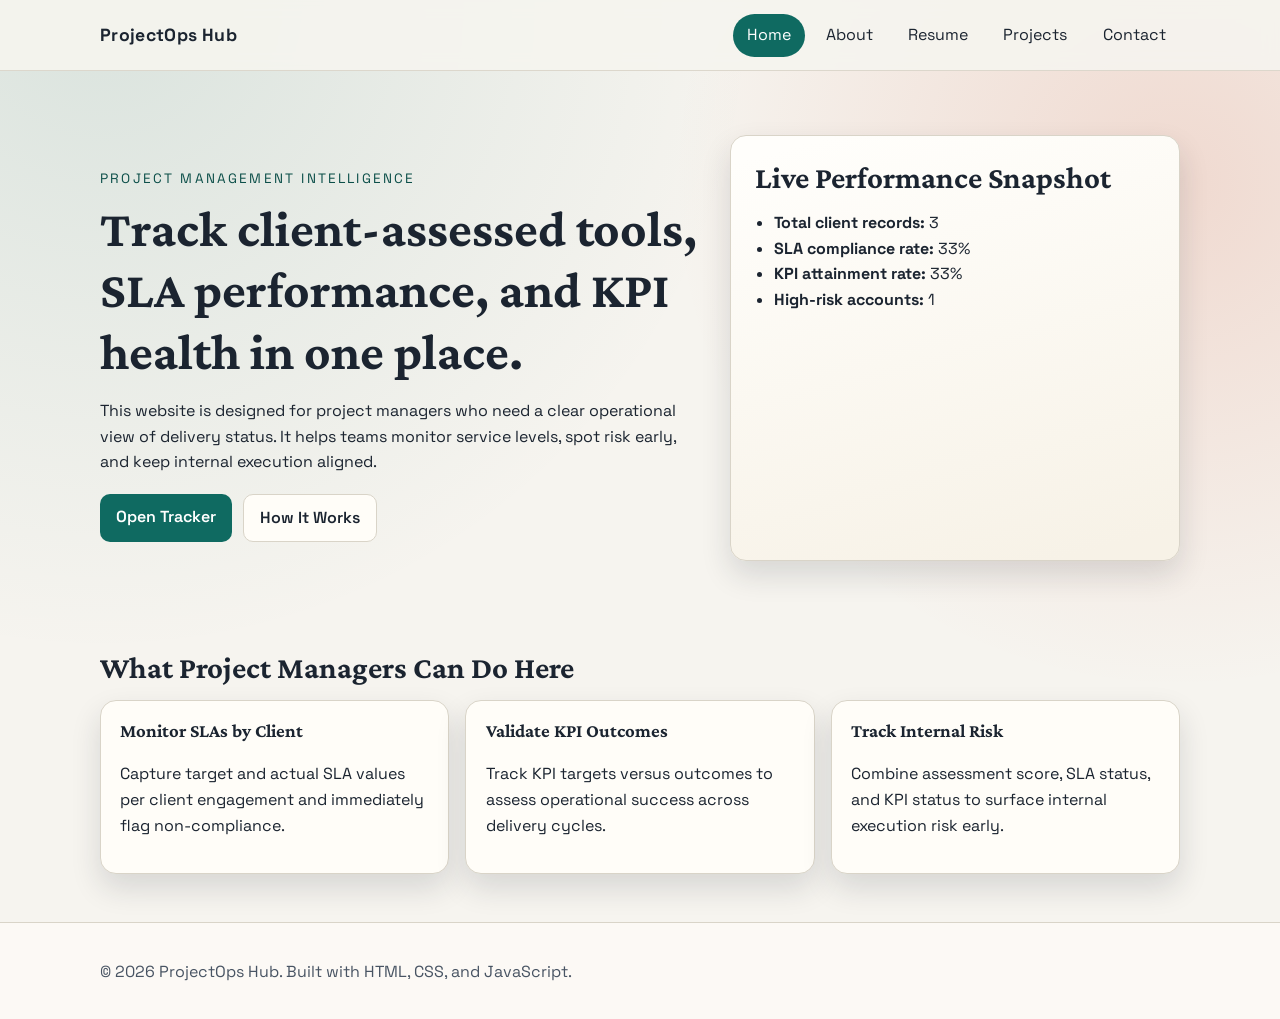
<file: index.html>
<!DOCTYPE html>
<html lang="en">
<head>
    <meta charset="UTF-8">
    <meta name="viewport" content="width=device-width, initial-scale=1.0">
    <title>ProjectOps Hub | Home</title>
    <meta name="description" content="Project management website for tracking client assessed tools, SLAs, KPIs, and internal delivery health.">
    <link rel="preconnect" href="https://fonts.googleapis.com">
    <link rel="preconnect" href="https://fonts.gstatic.com" crossorigin>
    <link href="https://fonts.googleapis.com/css2?family=Space+Grotesk:wght@400;500;700&family=Crimson+Pro:ital,wght@0,400;0,600;1,400&display=swap" rel="stylesheet">
    <link rel="stylesheet" href="styles.css">
</head>
<body>
    <a class="skip-link" href="#main-content">Skip to main content</a>
    <header class="site-header">
        <div class="container nav-wrap">
            <a class="brand" href="index.html">ProjectOps Hub</a>
            <button class="menu-toggle" type="button" aria-expanded="false" aria-controls="site-nav">Menu</button>
            <nav id="site-nav" class="site-nav" aria-label="Main navigation">
                <a class="active" href="index.html" aria-current="page">Home</a>
                <a href="about.html">About</a>
                <a href="resume.html">Resume</a>
                <a href="projects.html">Projects</a>
                <a href="contact.html">Contact</a>
            </nav>
        </div>
    </header>

    <main id="main-content">
        <section class="hero">
            <div class="container hero-grid">
                <div class="hero-copy">
                    <p class="eyebrow">Project Management Intelligence</p>
                    <h1>Track client-assessed tools, SLA performance, and KPI health in one place.</h1>
                    <p>
                        This website is designed for project managers who need a clear operational view of delivery status.
                        It helps teams monitor service levels, spot risk early, and keep internal execution aligned.
                    </p>
                    <div class="hero-actions">
                        <a class="btn btn-primary" href="projects.html">Open Tracker</a>
                        <a class="btn btn-secondary" href="about.html">How It Works</a>
                    </div>
                </div>
                <div class="hero-panel" role="img" aria-label="Live summary panel with SLA and KPI status">
                    <h2>Live Performance Snapshot</h2>
                    <ul>
                        <li><strong>Total client records:</strong> <span id="total-clients">0</span></li>
                        <li><strong>SLA compliance rate:</strong> <span id="sla-compliance">0%</span></li>
                        <li><strong>KPI attainment rate:</strong> <span id="kpi-attainment">0%</span></li>
                        <li><strong>High-risk accounts:</strong> <span id="high-risk">0</span></li>
                    </ul>
                </div>
            </div>
        </section>

        <section class="section">
            <div class="container">
                <h2>What Project Managers Can Do Here</h2>
                <div class="cards">
                    <article class="card">
                        <h3>Monitor SLAs by Client</h3>
                        <p>Capture target and actual SLA values per client engagement and immediately flag non-compliance.</p>
                    </article>
                    <article class="card">
                        <h3>Validate KPI Outcomes</h3>
                        <p>Track KPI targets versus outcomes to assess operational success across delivery cycles.</p>
                    </article>
                    <article class="card">
                        <h3>Track Internal Risk</h3>
                        <p>Combine assessment score, SLA status, and KPI status to surface internal execution risk early.</p>
                    </article>
                </div>
            </div>
        </section>
    </main>

    <footer class="site-footer">
        <div class="container">
            <p>© 2026 ProjectOps Hub. Built with HTML, CSS, and JavaScript.</p>
        </div>
    </footer>

    <script src="script.js"></script>
</body>
</html>
</file>
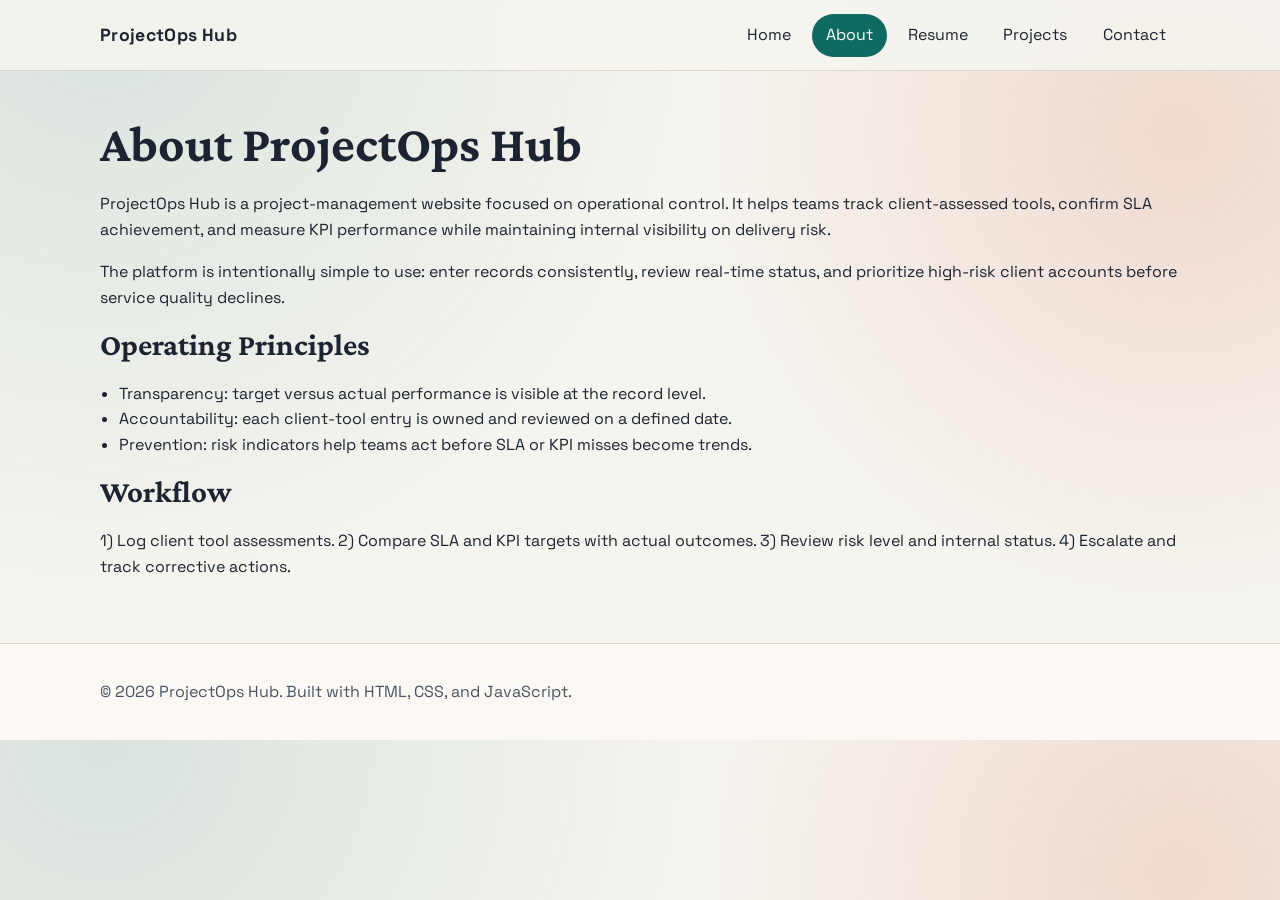
<file: about.html>
<!DOCTYPE html>
<html lang="en">
<head>
    <meta charset="UTF-8">
    <meta name="viewport" content="width=device-width, initial-scale=1.0">
    <title>About | ProjectOps Hub</title>
    <meta name="description" content="About the ProjectOps Hub framework for SLA, KPI, and internal delivery tracking.">
    <link rel="preconnect" href="https://fonts.googleapis.com">
    <link rel="preconnect" href="https://fonts.gstatic.com" crossorigin>
    <link href="https://fonts.googleapis.com/css2?family=Space+Grotesk:wght@400;500;700&family=Crimson+Pro:ital,wght@0,400;0,600;1,400&display=swap" rel="stylesheet">
    <link rel="stylesheet" href="styles.css">
</head>
<body>
    <a class="skip-link" href="#main-content">Skip to main content</a>
    <header class="site-header">
        <div class="container nav-wrap">
            <a class="brand" href="index.html">ProjectOps Hub</a>
            <button class="menu-toggle" type="button" aria-expanded="false" aria-controls="site-nav">Menu</button>
            <nav id="site-nav" class="site-nav" aria-label="Main navigation">
                <a href="index.html">Home</a>
                <a class="active" href="about.html" aria-current="page">About</a>
                <a href="resume.html">Resume</a>
                <a href="projects.html">Projects</a>
                <a href="contact.html">Contact</a>
            </nav>
        </div>
    </header>

    <main id="main-content" class="section">
        <div class="container flow">
            <h1>About ProjectOps Hub</h1>
            <p>
                ProjectOps Hub is a project-management website focused on operational control.
                It helps teams track client-assessed tools, confirm SLA achievement, and measure KPI performance
                while maintaining internal visibility on delivery risk.
            </p>
            <p>
                The platform is intentionally simple to use: enter records consistently, review real-time status,
                and prioritize high-risk client accounts before service quality declines.
            </p>

            <h2>Operating Principles</h2>
            <ul class="feature-list">
                <li>Transparency: target versus actual performance is visible at the record level.</li>
                <li>Accountability: each client-tool entry is owned and reviewed on a defined date.</li>
                <li>Prevention: risk indicators help teams act before SLA or KPI misses become trends.</li>
            </ul>

            <h2>Workflow</h2>
            <p>
                1) Log client tool assessments. 2) Compare SLA and KPI targets with actual outcomes.
                3) Review risk level and internal status. 4) Escalate and track corrective actions.
            </p>
        </div>
    </main>

    <footer class="site-footer">
        <div class="container">
            <p>© 2026 ProjectOps Hub. Built with HTML, CSS, and JavaScript.</p>
        </div>
    </footer>

    <script src="script.js"></script>
</body>
</html>
</file>
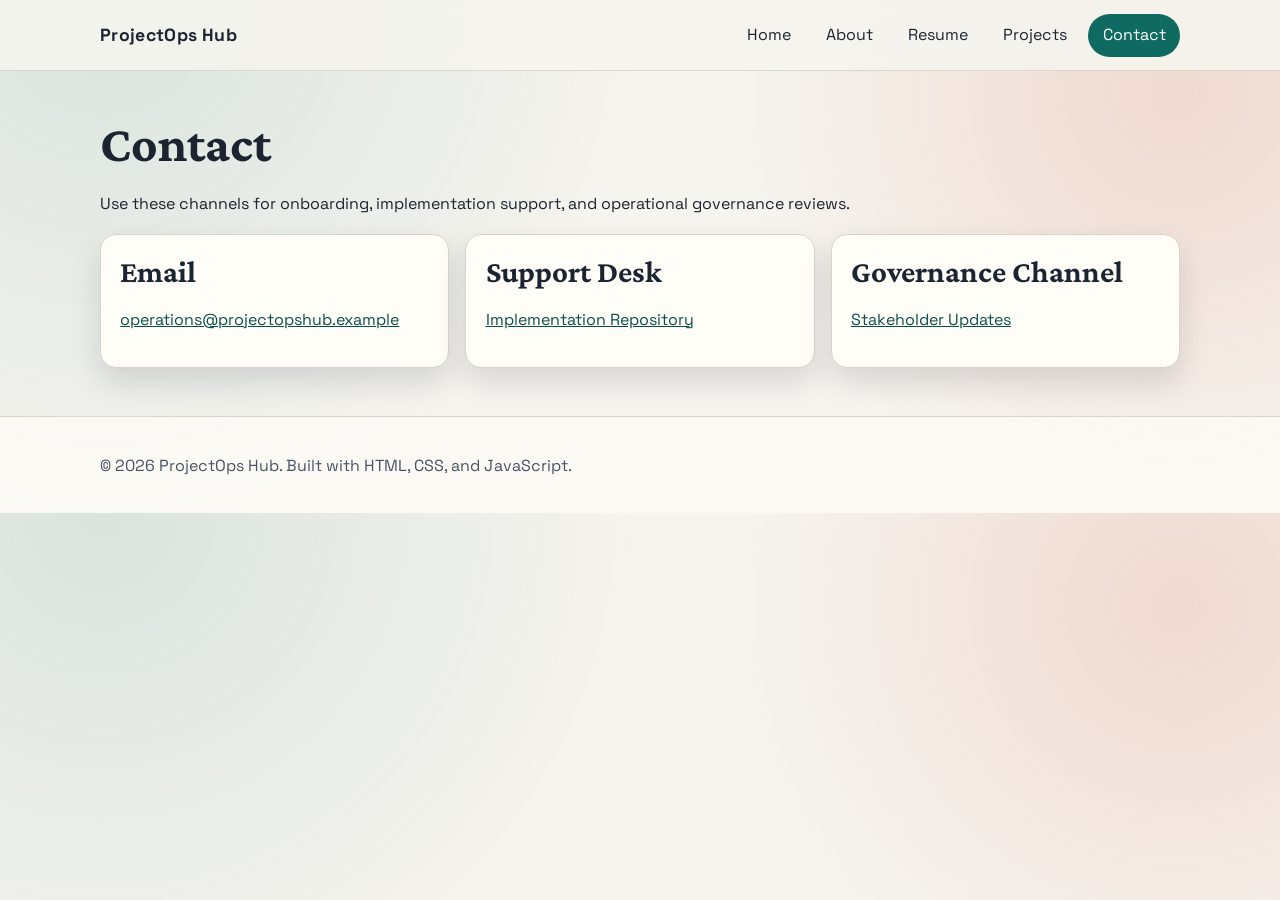
<file: contact.html>
<!DOCTYPE html>
<html lang="en">
<head>
    <meta charset="UTF-8">
    <meta name="viewport" content="width=device-width, initial-scale=1.0">
    <title>Contact | ProjectOps Hub</title>
    <meta name="description" content="Contact ProjectOps Hub for implementation and operational support.">
    <link rel="preconnect" href="https://fonts.googleapis.com">
    <link rel="preconnect" href="https://fonts.gstatic.com" crossorigin>
    <link href="https://fonts.googleapis.com/css2?family=Space+Grotesk:wght@400;500;700&family=Crimson+Pro:ital,wght@0,400;0,600;1,400&display=swap" rel="stylesheet">
    <link rel="stylesheet" href="styles.css">
</head>
<body>
    <a class="skip-link" href="#main-content">Skip to main content</a>
    <header class="site-header">
        <div class="container nav-wrap">
            <a class="brand" href="index.html">ProjectOps Hub</a>
            <button class="menu-toggle" type="button" aria-expanded="false" aria-controls="site-nav">Menu</button>
            <nav id="site-nav" class="site-nav" aria-label="Main navigation">
                <a href="index.html">Home</a>
                <a href="about.html">About</a>
                <a href="resume.html">Resume</a>
                <a href="projects.html">Projects</a>
                <a class="active" href="contact.html" aria-current="page">Contact</a>
            </nav>
        </div>
    </header>

    <main id="main-content" class="section">
        <div class="container flow">
            <h1>Contact</h1>
            <p>
                Use these channels for onboarding, implementation support,
                and operational governance reviews.
            </p>

            <div class="cards contact-grid">
                <article class="card">
                    <h2>Email</h2>
                    <p><a href="mailto:operations@projectopshub.example">operations@projectopshub.example</a></p>
                </article>
                <article class="card">
                    <h2>Support Desk</h2>
                    <p><a href="https://github.com/Hardenti/Project1.git" target="_blank" rel="noopener noreferrer">Implementation Repository</a></p>
                </article>
                <article class="card">
                    <h2>Governance Channel</h2>
                    <p><a href="https://www.linkedin.com" target="_blank" rel="noopener noreferrer">Stakeholder Updates</a></p>
                </article>
            </div>
        </div>
    </main>

    <footer class="site-footer">
        <div class="container">
            <p>© 2026 ProjectOps Hub. Built with HTML, CSS, and JavaScript.</p>
        </div>
    </footer>

    <script src="script.js"></script>
</body>
</html>
</file>
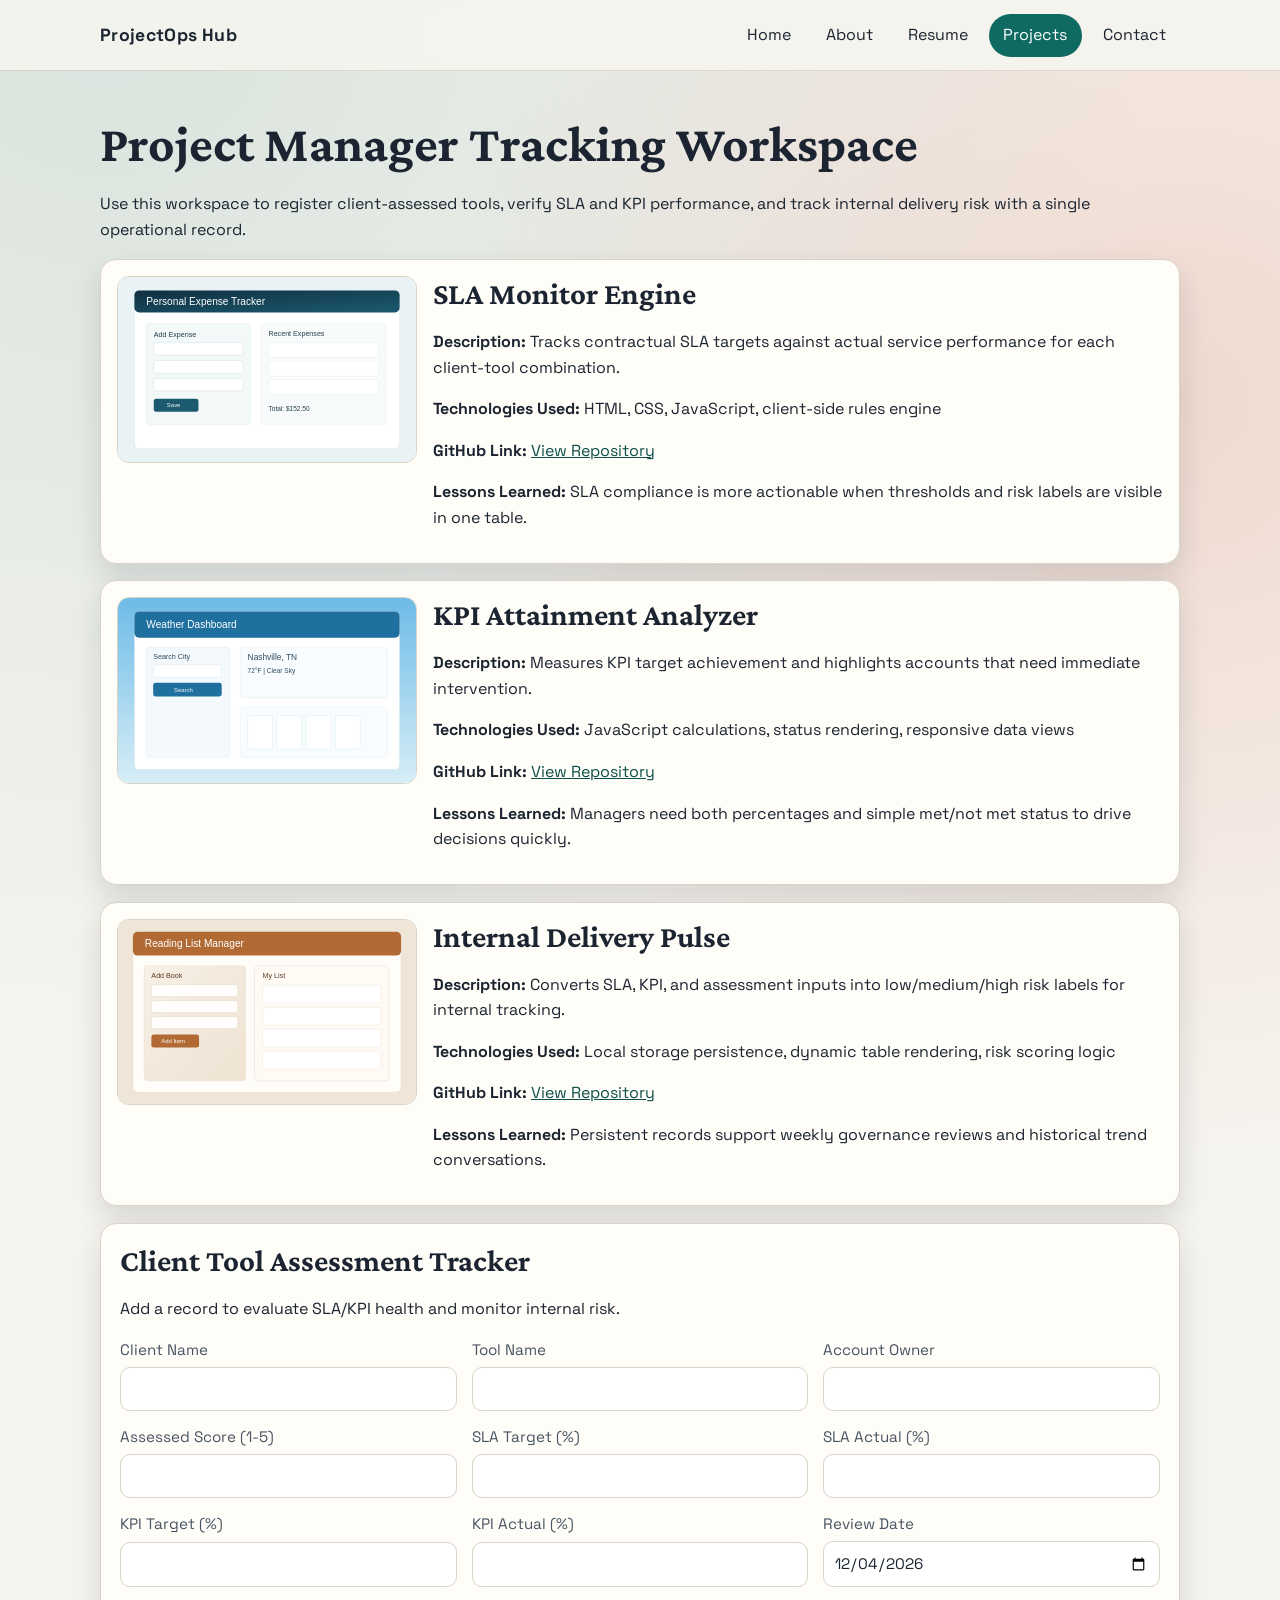
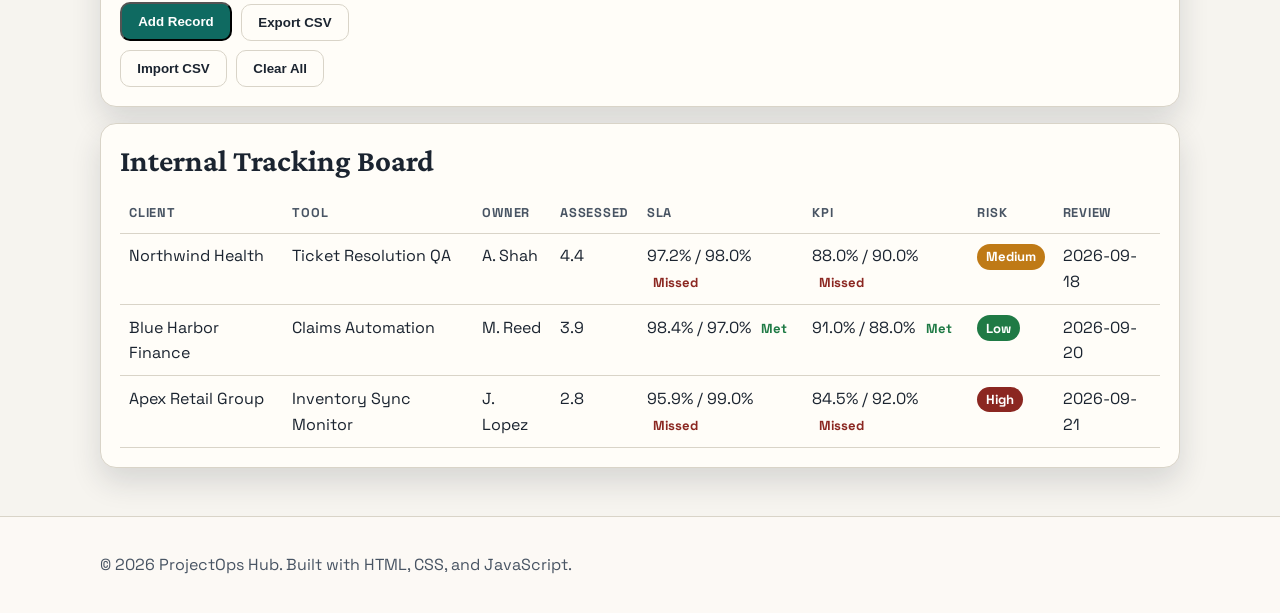
<file: projects.html>
<!DOCTYPE html>
<html lang="en">
<head>
    <meta charset="UTF-8">
    <meta name="viewport" content="width=device-width, initial-scale=1.0">
    <title>Tracker | ProjectOps Hub</title>
    <meta name="description" content="Interactive tracker for client-assessed tools, SLA compliance, KPI attainment, and internal risk.">
    <link rel="preconnect" href="https://fonts.googleapis.com">
    <link rel="preconnect" href="https://fonts.gstatic.com" crossorigin>
    <link href="https://fonts.googleapis.com/css2?family=Space+Grotesk:wght@400;500;700&family=Crimson+Pro:ital,wght@0,400;0,600;1,400&display=swap" rel="stylesheet">
    <link rel="stylesheet" href="styles.css">
</head>
<body>
    <a class="skip-link" href="#main-content">Skip to main content</a>
    <header class="site-header">
        <div class="container nav-wrap">
            <a class="brand" href="index.html">ProjectOps Hub</a>
            <button class="menu-toggle" type="button" aria-expanded="false" aria-controls="site-nav">Menu</button>
            <nav id="site-nav" class="site-nav" aria-label="Main navigation">
                <a href="index.html">Home</a>
                <a href="about.html">About</a>
                <a href="resume.html">Resume</a>
                <a class="active" href="projects.html" aria-current="page">Projects</a>
                <a href="contact.html">Contact</a>
            </nav>
        </div>
    </header>

    <main id="main-content" class="section">
        <div class="container flow">
            <h1>Project Manager Tracking Workspace</h1>
            <p>
                Use this workspace to register client-assessed tools, verify SLA and KPI performance,
                and track internal delivery risk with a single operational record.
            </p>

            <article class="project-card">
                <img src="assets/images/project-expense.svg" alt="Screenshot preview of SLA monitoring module">
                <div>
                    <h2>SLA Monitor Engine</h2>
                    <p><strong>Description:</strong> Tracks contractual SLA targets against actual service performance for each client-tool combination.</p>
                    <p><strong>Technologies Used:</strong> HTML, CSS, JavaScript, client-side rules engine</p>
                    <p><strong>GitHub Link:</strong> <a href="https://github.com/Hardenti/Project1.git" target="_blank" rel="noopener noreferrer">View Repository</a></p>
                    <p><strong>Lessons Learned:</strong> SLA compliance is more actionable when thresholds and risk labels are visible in one table.</p>
                </div>
            </article>

            <article class="project-card">
                <img src="assets/images/project-weather.svg" alt="Screenshot preview of KPI attainment module">
                <div>
                    <h2>KPI Attainment Analyzer</h2>
                    <p><strong>Description:</strong> Measures KPI target achievement and highlights accounts that need immediate intervention.</p>
                    <p><strong>Technologies Used:</strong> JavaScript calculations, status rendering, responsive data views</p>
                    <p><strong>GitHub Link:</strong> <a href="https://github.com/Hardenti/Project1.git" target="_blank" rel="noopener noreferrer">View Repository</a></p>
                    <p><strong>Lessons Learned:</strong> Managers need both percentages and simple met/not met status to drive decisions quickly.</p>
                </div>
            </article>

            <article class="project-card">
                <img src="assets/images/project-reading.svg" alt="Screenshot preview of internal delivery tracker module">
                <div>
                    <h2>Internal Delivery Pulse</h2>
                    <p><strong>Description:</strong> Converts SLA, KPI, and assessment inputs into low/medium/high risk labels for internal tracking.</p>
                    <p><strong>Technologies Used:</strong> Local storage persistence, dynamic table rendering, risk scoring logic</p>
                    <p><strong>GitHub Link:</strong> <a href="https://github.com/Hardenti/Project1.git" target="_blank" rel="noopener noreferrer">View Repository</a></p>
                    <p><strong>Lessons Learned:</strong> Persistent records support weekly governance reviews and historical trend conversations.</p>
                </div>
            </article>

            <section class="tracker-layout" aria-labelledby="tracker-heading">
                <div class="card">
                    <h2 id="tracker-heading">Client Tool Assessment Tracker</h2>
                    <p>Add a record to evaluate SLA/KPI health and monitor internal risk.</p>
                    <form id="tracker-form" class="form-grid">
                        <label>
                            Client Name
                            <input type="text" name="clientName" required>
                        </label>
                        <label>
                            Tool Name
                            <input type="text" name="toolName" required>
                        </label>
                        <label>
                            Account Owner
                            <input type="text" name="ownerName" required>
                        </label>
                        <label>
                            Assessed Score (1-5)
                            <input type="number" name="assessedScore" min="1" max="5" step="0.1" required>
                        </label>
                        <label>
                            SLA Target (%)
                            <input type="number" name="slaTarget" min="0" max="100" step="0.1" required>
                        </label>
                        <label>
                            SLA Actual (%)
                            <input type="number" name="slaActual" min="0" max="100" step="0.1" required>
                        </label>
                        <label>
                            KPI Target (%)
                            <input type="number" name="kpiTarget" min="0" max="100" step="0.1" required>
                        </label>
                        <label>
                            KPI Actual (%)
                            <input type="number" name="kpiActual" min="0" max="100" step="0.1" required>
                        </label>
                        <label>
                            Review Date
                            <input type="date" name="reviewDate" required>
                        </label>
                        <div class="form-actions">
                            <button type="submit" class="btn btn-primary">Add Record</button>
                            <button type="button" class="btn btn-secondary" id="export-csv">Export CSV</button>
                            <button type="button" class="btn btn-secondary" id="import-csv">Import CSV</button>
                            <button type="button" class="btn btn-secondary" id="clear-records">Clear All</button>
                            <input type="file" id="csv-file" accept=".csv,text/csv" hidden>
                        </div>
                        <p id="csv-message" class="csv-message" role="status" aria-live="polite"></p>
                    </form>
                </div>

                <div class="card">
                    <h2>Internal Tracking Board</h2>
                    <div class="table-wrap">
                        <table>
                            <thead>
                                <tr>
                                    <th>Client</th>
                                    <th>Tool</th>
                                    <th>Owner</th>
                                    <th>Assessed</th>
                                    <th>SLA</th>
                                    <th>KPI</th>
                                    <th>Risk</th>
                                    <th>Review</th>
                                </tr>
                            </thead>
                            <tbody id="tracker-body"></tbody>
                        </table>
                    </div>
                    <p id="tracker-empty" class="empty-message">No records added yet. Add your first client entry above.</p>
                </div>
            </section>
        </div>
    </main>

    <footer class="site-footer">
        <div class="container">
            <p>© 2026 ProjectOps Hub. Built with HTML, CSS, and JavaScript.</p>
        </div>
    </footer>

    <script src="script.js"></script>
</body>
</html>
</file>
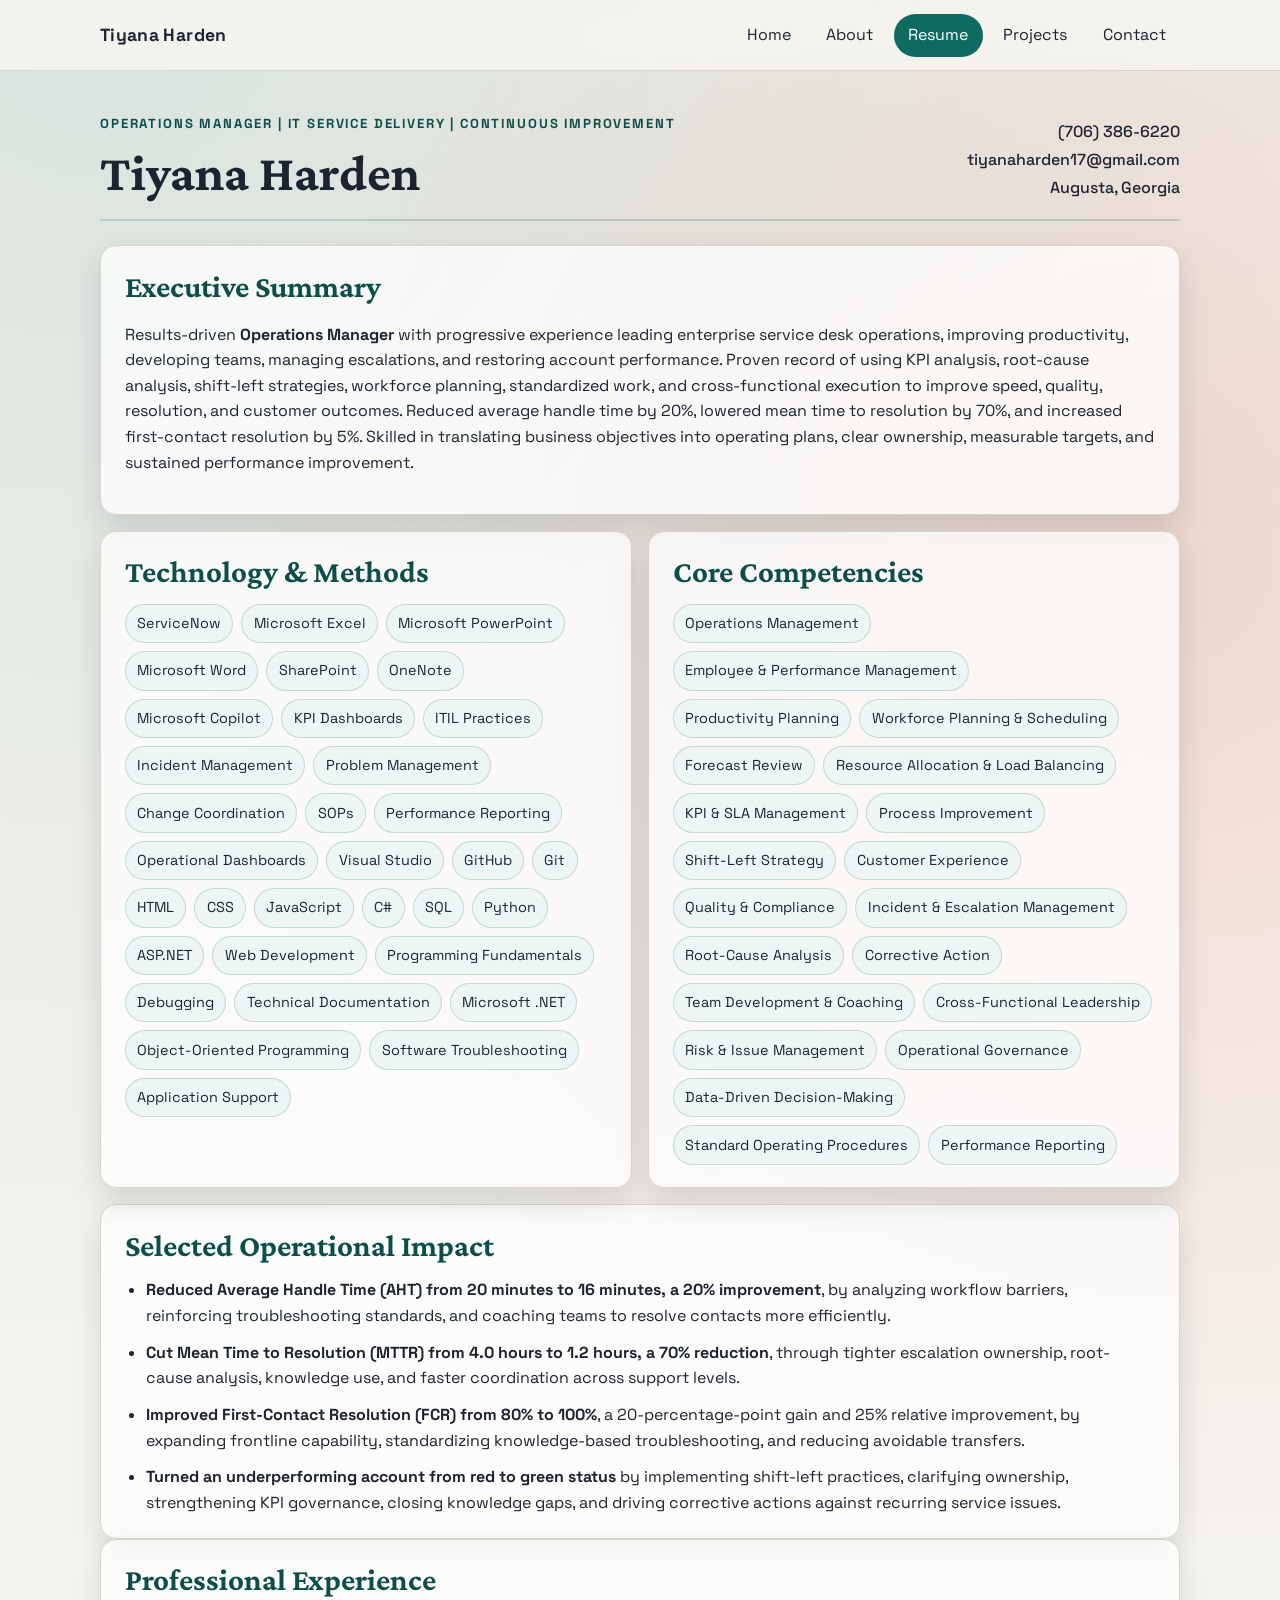
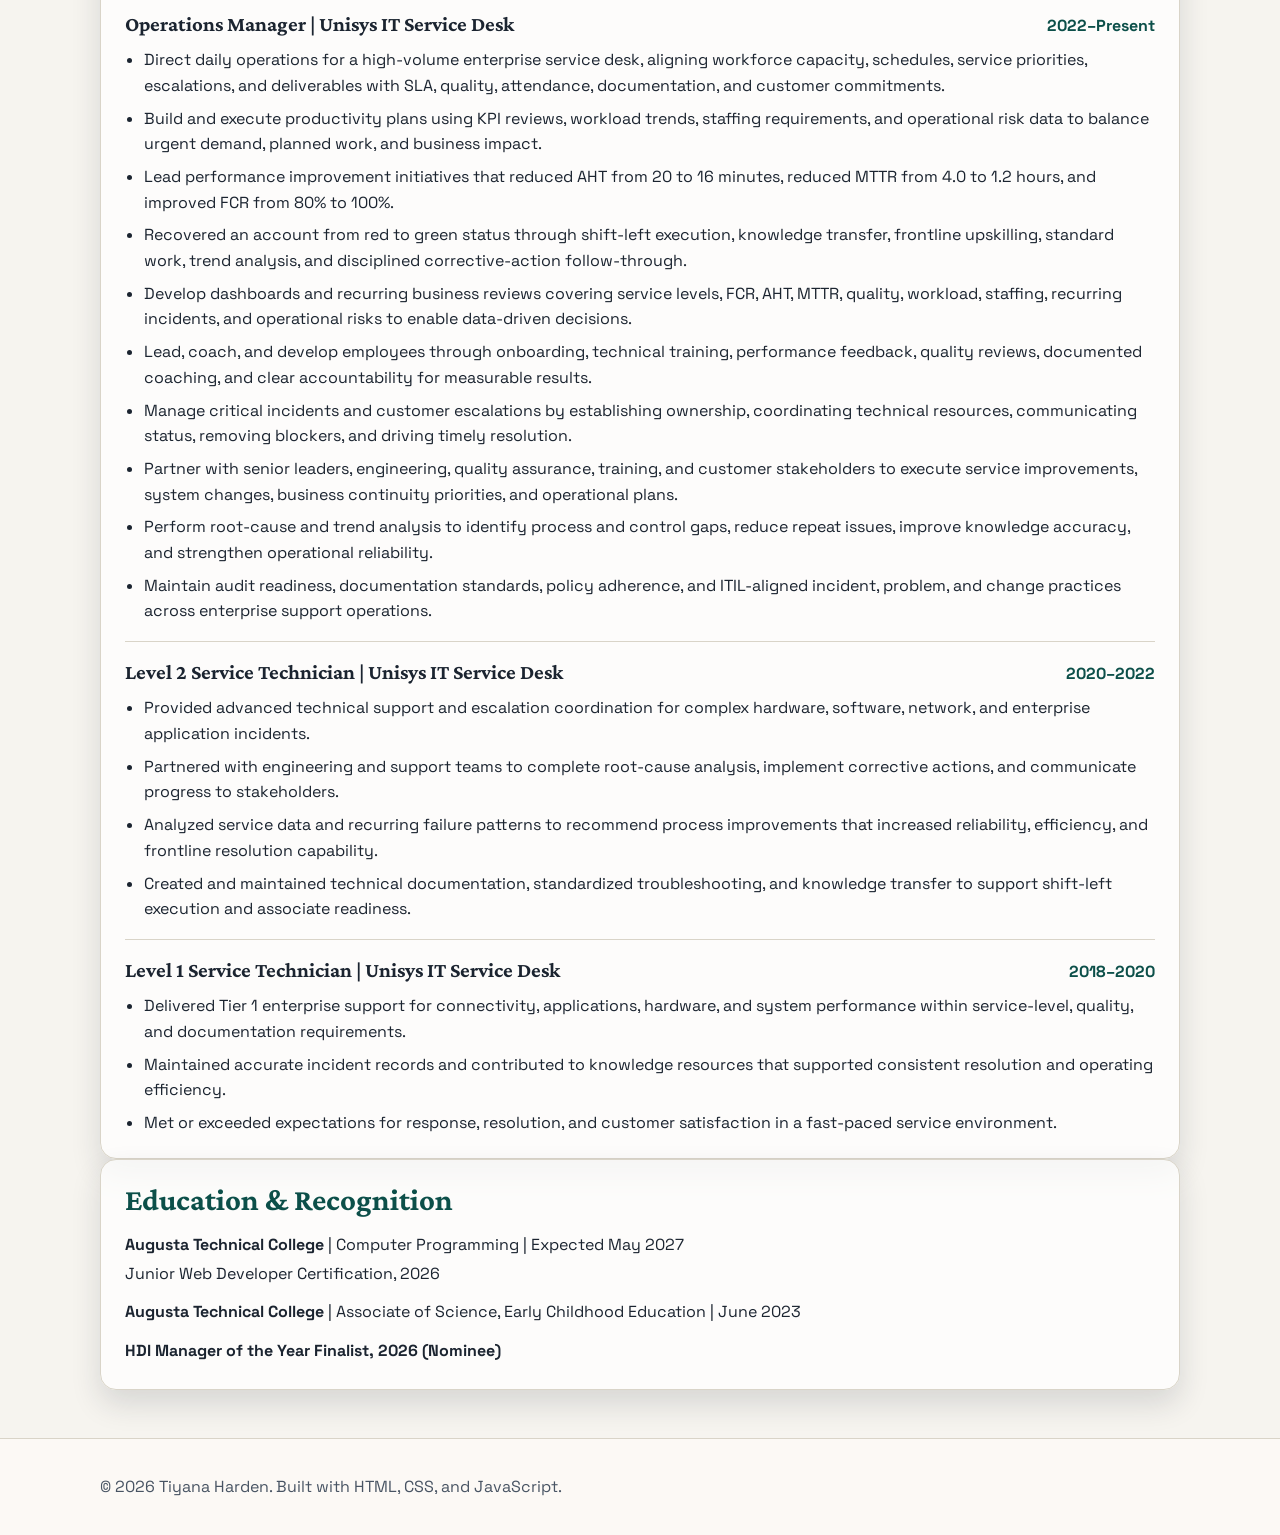
<file: resume.html>
<!DOCTYPE html>
<html lang="en">
<head>
    <meta charset="UTF-8">
    <meta name="viewport" content="width=device-width, initial-scale=1.0">
    <title>Tiyana Harden | Resume</title>
    <meta name="description" content="Resume for Tiyana Harden, Operations Manager specializing in IT service delivery, continuous improvement, and operational performance.">
    <link rel="preconnect" href="https://fonts.googleapis.com">
    <link rel="preconnect" href="https://fonts.gstatic.com" crossorigin>
    <link href="https://fonts.googleapis.com/css2?family=Space+Grotesk:wght@400;500;700&family=Crimson+Pro:ital,wght@0,400;0,600;1,400&display=swap" rel="stylesheet">
    <link rel="stylesheet" href="styles.css">
</head>
<body>
    <a class="skip-link" href="#main-content">Skip to main content</a>
    <header class="site-header">
        <div class="container nav-wrap">
            <a class="brand" href="index.html">Tiyana Harden</a>
            <button class="menu-toggle" type="button" aria-expanded="false" aria-controls="site-nav">Menu</button>
            <nav id="site-nav" class="site-nav" aria-label="Main navigation">
                <a href="index.html">Home</a>
                <a href="about.html">About</a>
                <a class="active" href="resume.html" aria-current="page">Resume</a>
                <a href="projects.html">Projects</a>
                <a href="contact.html">Contact</a>
            </nav>
        </div>
    </header>

    <main id="main-content" class="section">
        <div class="container resume-shell">
            <header class="resume-header">
                <div>
                    <p class="resume-kicker">OPERATIONS MANAGER | IT SERVICE DELIVERY | CONTINUOUS IMPROVEMENT</p>
                    <h1>Tiyana Harden</h1>
                </div>
                <div class="resume-contact" aria-label="Contact information">
                    <p>(706) 386-6220</p>
                    <p>tiyanaharden17@gmail.com</p>
                    <p>Augusta, Georgia</p>
                </div>
            </header>

            <section class="resume-card">
                <h2>Executive Summary</h2>
                <p>
                    Results-driven <strong>Operations Manager</strong> with progressive experience leading enterprise service desk operations,
                    improving productivity, developing teams, managing escalations, and restoring account performance. Proven record of using KPI
                    analysis, root-cause analysis, shift-left strategies, workforce planning, standardized work, and cross-functional execution
                    to improve speed, quality, resolution, and customer outcomes. Reduced average handle time by 20%, lowered mean time to
                    resolution by 70%, and increased first-contact resolution by 5%. Skilled in translating business objectives into operating
                    plans, clear ownership, measurable targets, and sustained performance improvement.
                </p>
            </section>

            <div class="resume-grid">
                <section class="resume-card">
                    <h2>Technology &amp; Methods</h2>
                    <ul class="tag-list">
                        <li>ServiceNow</li>
                        <li>Microsoft Excel</li>
                        <li>Microsoft PowerPoint</li>
                        <li>Microsoft Word</li>
                        <li>SharePoint</li>
                        <li>OneNote</li>
                        <li>Microsoft Copilot</li>
                        <li>KPI Dashboards</li>
                        <li>ITIL Practices</li>
                        <li>Incident Management</li>
                        <li>Problem Management</li>
                        <li>Change Coordination</li>
                        <li>SOPs</li>
                        <li>Performance Reporting</li>
                        <li>Operational Dashboards</li>
                        <li>Visual Studio</li>
                        <li>GitHub</li>
                        <li>Git</li>
                        <li>HTML</li>
                        <li>CSS</li>
                        <li>JavaScript</li>
                        <li>C#</li>
                        <li>SQL</li>
                        <li>Python</li>
                        <li>ASP.NET</li>
                        <li>Web Development</li>
                        <li>Programming Fundamentals</li>
                        <li>Debugging</li>
                        <li>Technical Documentation</li>
                        <li>Microsoft .NET</li>
                        <li>Object-Oriented Programming</li>
                        <li>Software Troubleshooting</li>
                        <li>Application Support</li>
                    </ul>
                </section>

                <section class="resume-card">
                    <h2>Core Competencies</h2>
                    <ul class="tag-list">
                        <li>Operations Management</li>
                        <li>Employee &amp; Performance Management</li>
                        <li>Productivity Planning</li>
                        <li>Workforce Planning &amp; Scheduling</li>
                        <li>Forecast Review</li>
                        <li>Resource Allocation &amp; Load Balancing</li>
                        <li>KPI &amp; SLA Management</li>
                        <li>Process Improvement</li>
                        <li>Shift-Left Strategy</li>
                        <li>Customer Experience</li>
                        <li>Quality &amp; Compliance</li>
                        <li>Incident &amp; Escalation Management</li>
                        <li>Root-Cause Analysis</li>
                        <li>Corrective Action</li>
                        <li>Team Development &amp; Coaching</li>
                        <li>Cross-Functional Leadership</li>
                        <li>Risk &amp; Issue Management</li>
                        <li>Operational Governance</li>
                        <li>Data-Driven Decision-Making</li>
                        <li>Standard Operating Procedures</li>
                        <li>Performance Reporting</li>
                    </ul>
                </section>
            </div>

            <section class="resume-card">
                <h2>Selected Operational Impact</h2>
                <ul class="impact-list">
                    <li><strong>Reduced Average Handle Time (AHT) from 20 minutes to 16 minutes, a 20% improvement</strong>, by analyzing workflow barriers, reinforcing troubleshooting standards, and coaching teams to resolve contacts more efficiently.</li>
                    <li><strong>Cut Mean Time to Resolution (MTTR) from 4.0 hours to 1.2 hours, a 70% reduction</strong>, through tighter escalation ownership, root-cause analysis, knowledge use, and faster coordination across support levels.</li>
                    <li><strong>Improved First-Contact Resolution (FCR) from 80% to 100%</strong>, a 20-percentage-point gain and 25% relative improvement, by expanding frontline capability, standardizing knowledge-based troubleshooting, and reducing avoidable transfers.</li>
                    <li><strong>Turned an underperforming account from red to green status</strong> by implementing shift-left practices, clarifying ownership, strengthening KPI governance, closing knowledge gaps, and driving corrective actions against recurring service issues.</li>
                </ul>
            </section>

            <section class="resume-card">
                <h2>Professional Experience</h2>

                <article class="job">
                    <div class="job-heading">
                        <h3>Operations Manager | Unisys IT Service Desk</h3>
                        <span>2022–Present</span>
                    </div>
                    <ul>
                        <li>Direct daily operations for a high-volume enterprise service desk, aligning workforce capacity, schedules, service priorities, escalations, and deliverables with SLA, quality, attendance, documentation, and customer commitments.</li>
                        <li>Build and execute productivity plans using KPI reviews, workload trends, staffing requirements, and operational risk data to balance urgent demand, planned work, and business impact.</li>
                        <li>Lead performance improvement initiatives that reduced AHT from 20 to 16 minutes, reduced MTTR from 4.0 to 1.2 hours, and improved FCR from 80% to 100%.</li>
                        <li>Recovered an account from red to green status through shift-left execution, knowledge transfer, frontline upskilling, standard work, trend analysis, and disciplined corrective-action follow-through.</li>
                        <li>Develop dashboards and recurring business reviews covering service levels, FCR, AHT, MTTR, quality, workload, staffing, recurring incidents, and operational risks to enable data-driven decisions.</li>
                        <li>Lead, coach, and develop employees through onboarding, technical training, performance feedback, quality reviews, documented coaching, and clear accountability for measurable results.</li>
                        <li>Manage critical incidents and customer escalations by establishing ownership, coordinating technical resources, communicating status, removing blockers, and driving timely resolution.</li>
                        <li>Partner with senior leaders, engineering, quality assurance, training, and customer stakeholders to execute service improvements, system changes, business continuity priorities, and operational plans.</li>
                        <li>Perform root-cause and trend analysis to identify process and control gaps, reduce repeat issues, improve knowledge accuracy, and strengthen operational reliability.</li>
                        <li>Maintain audit readiness, documentation standards, policy adherence, and ITIL-aligned incident, problem, and change practices across enterprise support operations.</li>
                    </ul>
                </article>

                <article class="job">
                    <div class="job-heading">
                        <h3>Level 2 Service Technician | Unisys IT Service Desk</h3>
                        <span>2020–2022</span>
                    </div>
                    <ul>
                        <li>Provided advanced technical support and escalation coordination for complex hardware, software, network, and enterprise application incidents.</li>
                        <li>Partnered with engineering and support teams to complete root-cause analysis, implement corrective actions, and communicate progress to stakeholders.</li>
                        <li>Analyzed service data and recurring failure patterns to recommend process improvements that increased reliability, efficiency, and frontline resolution capability.</li>
                        <li>Created and maintained technical documentation, standardized troubleshooting, and knowledge transfer to support shift-left execution and associate readiness.</li>
                    </ul>
                </article>

                <article class="job">
                    <div class="job-heading">
                        <h3>Level 1 Service Technician | Unisys IT Service Desk</h3>
                        <span>2018–2020</span>
                    </div>
                    <ul>
                        <li>Delivered Tier 1 enterprise support for connectivity, applications, hardware, and system performance within service-level, quality, and documentation requirements.</li>
                        <li>Maintained accurate incident records and contributed to knowledge resources that supported consistent resolution and operating efficiency.</li>
                        <li>Met or exceeded expectations for response, resolution, and customer satisfaction in a fast-paced service environment.</li>
                    </ul>
                </article>
            </section>

            <section class="resume-card">
                <h2>Education &amp; Recognition</h2>
                <div class="edu-item">
                    <p><strong>Augusta Technical College</strong> | Computer Programming | Expected May 2027</p>
                    <p>Junior Web Developer Certification, 2026</p>
                </div>
                <div class="edu-item">
                    <p><strong>Augusta Technical College</strong> | Associate of Science, Early Childhood Education | June 2023</p>
                </div>
                <div class="edu-item">
                    <p><strong>HDI Manager of the Year Finalist, 2026 (Nominee)</strong></p>
                </div>
            </section>
        </div>
    </main>

    <footer class="site-footer">
        <div class="container">
            <p>© 2026 Tiyana Harden. Built with HTML, CSS, and JavaScript.</p>
        </div>
    </footer>

    <script src="script.js"></script>
</body>
</html>
</file>
<file: styles.css>
:root {
    --bg: #f6f4ef;
    --surface: #fffdf8;
    --ink: #1b2430;
    --muted: #485463;
    --brand: #0f6a61;
    --brand-strong: #0c4f49;
    --accent: #cf4f2f;
    --line: #d9d4c8;
    --shadow: 0 14px 30px rgba(27, 36, 48, 0.14);
    --radius: 16px;
}

* {
    box-sizing: border-box;
}

html,
body {
    margin: 0;
    padding: 0;
}

body {
    font-family: "Space Grotesk", "Segoe UI", sans-serif;
    color: var(--ink);
    background:
        radial-gradient(circle at 8% 0%, rgba(15, 106, 97, 0.12), transparent 42%),
        radial-gradient(circle at 92% 18%, rgba(207, 79, 47, 0.16), transparent 35%),
        var(--bg);
    line-height: 1.6;
}

h1,
h2,
h3 {
    font-family: "Crimson Pro", Georgia, serif;
    line-height: 1.2;
    margin-top: 0;
}

h1 {
    font-size: clamp(2rem, 4vw, 3.3rem);
    margin-bottom: 0.9rem;
}

h2 {
    font-size: clamp(1.5rem, 2.4vw, 2rem);
    margin-bottom: 0.8rem;
}

a {
    color: var(--brand-strong);
}

a:hover,
a:focus-visible {
    color: var(--accent);
}

.container {
    width: min(1080px, calc(100% - 2.4rem));
    margin-inline: auto;
}

.skip-link {
    position: absolute;
    top: -100px;
    left: 1rem;
    background: var(--ink);
    color: #fff;
    padding: 0.7rem 1rem;
    border-radius: 10px;
    z-index: 999;
}

.skip-link:focus {
    top: 1rem;
}

.site-header {
    position: sticky;
    top: 0;
    z-index: 10;
    border-bottom: 1px solid rgba(217, 212, 200, 0.9);
    backdrop-filter: blur(8px);
    background: rgba(246, 244, 239, 0.9);
}

.nav-wrap {
    display: flex;
    align-items: center;
    justify-content: space-between;
    gap: 1rem;
    min-height: 4.4rem;
}

.brand {
    text-decoration: none;
    color: var(--ink);
    font-weight: 700;
    font-size: 1.1rem;
    letter-spacing: 0.02em;
}

.site-nav {
    display: flex;
    gap: 0.4rem;
    flex-wrap: wrap;
}

.site-nav a {
    text-decoration: none;
    color: var(--ink);
    padding: 0.55rem 0.9rem;
    border-radius: 999px;
}

.site-nav a:hover,
.site-nav a:focus-visible,
.site-nav a.active {
    color: #fff;
    background: var(--brand);
}

.menu-toggle {
    display: none;
    border: 1px solid var(--line);
    border-radius: 8px;
    background: var(--surface);
    color: var(--ink);
    padding: 0.45rem 0.7rem;
    font: inherit;
}

.hero {
    padding: 4rem 0 3rem;
}

.hero-grid {
    display: grid;
    grid-template-columns: 1.35fr 1fr;
    gap: 1.4rem;
    align-items: stretch;
}

.hero-copy {
    padding: 1.2rem 0;
}

.eyebrow {
    font-size: 0.85rem;
    text-transform: uppercase;
    letter-spacing: 0.16em;
    color: var(--brand-strong);
    margin-bottom: 0.5rem;
}

.hero-panel {
    background: linear-gradient(165deg, #fffefb 5%, #f7f2e7 94%);
    border: 1px solid var(--line);
    border-radius: var(--radius);
    box-shadow: var(--shadow);
    padding: 1.5rem;
    animation: rise 640ms ease-out;
}

.hero-panel ul {
    margin: 0;
    padding-left: 1.2rem;
}

.hero-actions {
    display: flex;
    flex-wrap: wrap;
    gap: 0.7rem;
    margin-top: 1.2rem;
}

.btn {
    display: inline-block;
    border-radius: 10px;
    text-decoration: none;
    font-weight: 600;
    padding: 0.62rem 1rem;
}

.btn-primary {
    background: var(--brand);
    color: #fff;
}

.btn-primary:hover,
.btn-primary:focus-visible {
    background: var(--brand-strong);
    color: #fff;
}

.btn-secondary {
    border: 1px solid var(--line);
    color: var(--ink);
    background: var(--surface);
}

.section {
    padding: 2.6rem 0 3rem;
}

.flow > * + * {
    margin-top: 1.05rem;
}

.cards {
    display: grid;
    grid-template-columns: repeat(3, minmax(0, 1fr));
    gap: 1rem;
}

.card {
    background: var(--surface);
    border: 1px solid var(--line);
    border-radius: var(--radius);
    padding: 1.2rem;
    box-shadow: var(--shadow);
}

.feature-list {
    padding-left: 1.2rem;
}

.project-card {
    display: grid;
    grid-template-columns: 300px 1fr;
    gap: 1rem;
    align-items: start;
    background: var(--surface);
    border: 1px solid var(--line);
    border-radius: var(--radius);
    padding: 1rem;
    box-shadow: var(--shadow);
}

.project-card img {
    width: 100%;
    border-radius: 12px;
    border: 1px solid var(--line);
    display: block;
}

.skill-grid {
    display: grid;
    grid-template-columns: repeat(2, minmax(0, 1fr));
    gap: 0.75rem;
}

.contact-grid {
    grid-template-columns: repeat(3, minmax(0, 1fr));
}

.site-footer {
    border-top: 1px solid var(--line);
    padding: 1.2rem 0;
    color: var(--muted);
    background: rgba(255, 253, 248, 0.7);
}

.tracker-layout {
    display: grid;
    gap: 1rem;
}

.form-grid {
    display: grid;
    grid-template-columns: repeat(3, minmax(0, 1fr));
    gap: 0.9rem;
}

.form-grid label {
    display: grid;
    gap: 0.3rem;
    font-size: 0.95rem;
    color: var(--muted);
}

.form-grid input {
    border: 1px solid var(--line);
    background: #fff;
    border-radius: 10px;
    padding: 0.55rem 0.65rem;
    font: inherit;
    color: var(--ink);
}

.form-grid input:focus-visible {
    outline: 3px solid rgba(15, 106, 97, 0.3);
    border-color: var(--brand);
}

.form-actions {
    display: flex;
    align-items: end;
    gap: 0.6rem;
    flex-wrap: wrap;
}

.table-wrap {
    overflow-x: auto;
}

table {
    width: 100%;
    border-collapse: collapse;
}

th,
td {
    text-align: left;
    padding: 0.6rem 0.55rem;
    border-bottom: 1px solid var(--line);
    vertical-align: top;
}

thead th {
    font-family: "Space Grotesk", "Segoe UI", sans-serif;
    font-size: 0.8rem;
    text-transform: uppercase;
    letter-spacing: 0.06em;
    color: var(--muted);
}

.badge {
    display: inline-block;
    border-radius: 999px;
    padding: 0.15rem 0.55rem;
    font-size: 0.82rem;
    font-weight: 700;
}

.badge-high {
    background: #8b2721;
    color: #fff;
}

.badge-medium {
    background: #bf7a16;
    color: #fff;
}

.badge-low {
    background: #1f7a45;
    color: #fff;
}

.inline-status {
    display: inline-block;
    margin-left: 0.4rem;
    font-size: 0.82rem;
    font-weight: 700;
}

.status-good {
    color: #1f7a45;
}

.status-bad {
    color: #8b2721;
}

.empty-message {
    margin: 0.7rem 0 0;
    color: var(--muted);
}

.csv-message {
    margin: 0.7rem 0 0;
    color: var(--muted);
    min-height: 1.2rem;
}

@keyframes rise {
    from {
        opacity: 0;
        transform: translateY(18px);
    }

    to {
        opacity: 1;
        transform: translateY(0);
    }
}

.resume-shell {
    max-width: 1100px;
}

.resume-header {
    display: flex;
    justify-content: space-between;
    gap: 1.5rem;
    align-items: end;
    margin-bottom: 1.5rem;
    padding-bottom: 1rem;
    border-bottom: 2px solid rgba(15, 106, 97, 0.2);
}

.resume-kicker {
    margin: 0 0 0.5rem;
    font-size: 0.82rem;
    letter-spacing: 0.14em;
    text-transform: uppercase;
    color: var(--brand-strong);
    font-weight: 700;
}

.resume-header h1 {
    margin-bottom: 0;
}

.resume-contact {
    text-align: right;
    font-weight: 500;
    color: var(--ink);
}

.resume-contact p {
    margin: 0.15rem 0;
}

.resume-card {
    background: rgba(255, 255, 255, 0.75);
    border: 1px solid var(--line);
    border-radius: var(--radius);
    padding: 1.4rem 1.5rem;
    box-shadow: var(--shadow);
}

.resume-card h2 {
    margin-bottom: 0.8rem;
    color: var(--brand-strong);
}

.resume-grid {
    display: grid;
    grid-template-columns: 1fr 1fr;
    gap: 1rem;
    margin: 1rem 0;
}

.tag-list {
    list-style: none;
    padding: 0;
    margin: 0;
    display: flex;
    flex-wrap: wrap;
    gap: 0.5rem;
}

.tag-list li {
    background: #edf6f4;
    border: 1px solid rgba(15, 106, 97, 0.2);
    color: var(--ink);
    padding: 0.45rem 0.7rem;
    border-radius: 999px;
    font-size: 0.9rem;
}

.impact-list {
    margin: 0;
    padding-left: 1.3rem;
}

.impact-list li + li {
    margin-top: 0.7rem;
}

.job + .job {
    margin-top: 1.1rem;
    padding-top: 1.1rem;
    border-top: 1px solid var(--line);
}

.job-heading {
    display: flex;
    justify-content: space-between;
    align-items: baseline;
    gap: 1rem;
    margin-bottom: 0.55rem;
}

.job-heading h3 {
    margin: 0;
    color: var(--ink);
    font-size: 1.3rem;
}

.job-heading span {
    font-weight: 700;
    color: var(--brand-strong);
}

.job ul {
    margin: 0;
    padding-left: 1.2rem;
}

.job li + li {
    margin-top: 0.45rem;
}

.edu-item + .edu-item {
    margin-top: 0.8rem;
}

.edu-item p {
    margin: 0.2rem 0;
}

@media (max-width: 900px) {
    .hero-grid,
    .project-card,
    .resume-grid {
        grid-template-columns: 1fr;
    }

    .form-grid {
        grid-template-columns: 1fr 1fr;
    }

    .cards,
    .contact-grid,
    .skill-grid {
        grid-template-columns: 1fr 1fr;
    }

    .resume-header {
        flex-direction: column;
        align-items: flex-start;
    }

    .resume-contact {
        text-align: left;
    }
}

@media (max-width: 700px) {
    .menu-toggle {
        display: inline-block;
    }

    .site-nav {
        width: 100%;
        display: none;
        flex-direction: column;
        padding-bottom: 0.8rem;
    }

    .site-nav.open {
        display: flex;
    }

    .nav-wrap {
        flex-wrap: wrap;
        padding: 0.7rem 0;
    }

    .cards,
    .contact-grid,
    .skill-grid {
        grid-template-columns: 1fr;
    }

    .hero {
        padding-top: 2.3rem;
    }

    .form-grid {
        grid-template-columns: 1fr;
    }

    .job-heading {
        flex-direction: column;
        align-items: flex-start;
    }
}
</file>
